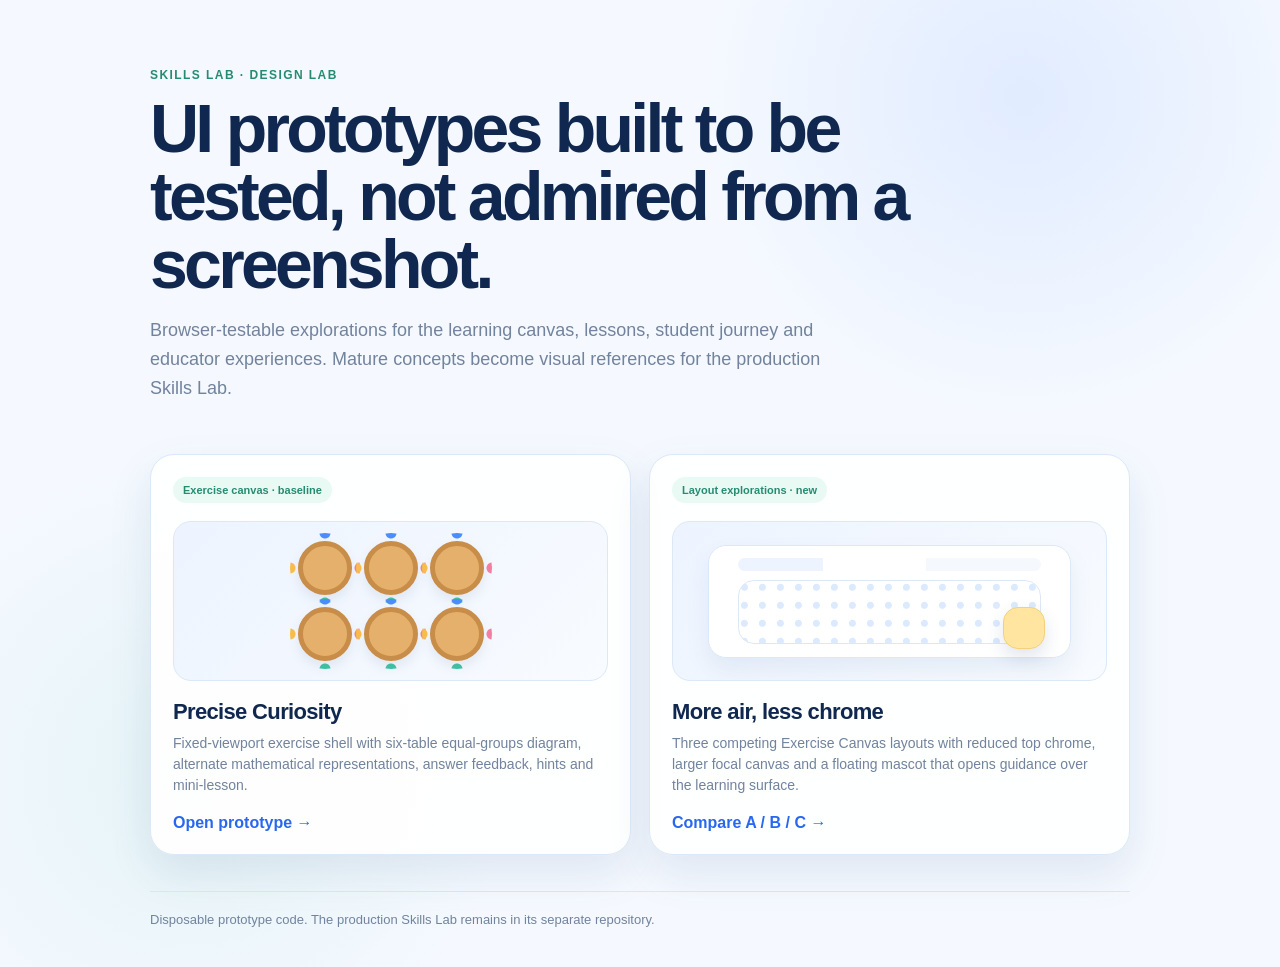
<file: index.html>
<!doctype html>
<html lang="en">
<head>
  <meta charset="utf-8" />
  <meta name="viewport" content="width=device-width, initial-scale=1" />
  <title>Skills Lab UI Prototypes</title>
  <style>
    :root{--ink:#10284f;--muted:#71839d;--line:#dbe8f7;--canvas:#f5f9ff;--surface:#fff;--blue:#2868f0;--mint:#40bea1;--yellow:#f6bd4c;--shadow:0 18px 44px rgba(33,72,122,.10)}
    *{box-sizing:border-box} body{margin:0;font-family:Inter,ui-sans-serif,-apple-system,BlinkMacSystemFont,"Segoe UI",sans-serif;color:var(--ink);background:radial-gradient(circle at 80% 10%,rgba(75,140,255,.12),transparent 24%),radial-gradient(circle at 15% 80%,rgba(64,190,161,.09),transparent 24%),var(--canvas);min-height:100vh;padding:40px 20px}
    main{max-width:980px;margin:0 auto}.eyebrow{font-size:12px;font-weight:850;letter-spacing:.12em;text-transform:uppercase;color:#258c70}.hero{padding:28px 0 34px}h1{font-size:clamp(36px,7vw,68px);line-height:1;letter-spacing:-.055em;margin:12px 0 18px;max-width:760px}.lead{color:var(--muted);font-size:18px;line-height:1.6;max-width:680px}.grid{display:grid;grid-template-columns:repeat(auto-fit,minmax(260px,1fr));gap:18px}.card{background:rgba(255,255,255,.94);border:1px solid var(--line);border-radius:24px;padding:22px;box-shadow:var(--shadow);text-decoration:none;color:inherit;transition:.18s ease}.card:hover{transform:translateY(-2px);border-color:#a8c8ff}.badge{display:inline-flex;align-items:center;gap:8px;background:#e9faf5;color:#258c70;border-radius:999px;padding:7px 10px;font-size:11px;font-weight:850}.visual{height:160px;border-radius:18px;margin:18px 0;background:linear-gradient(135deg,#edf4ff,#f8fbff);border:1px solid var(--line);display:grid;place-items:center;overflow:hidden}.tables{display:grid;grid-template-columns:repeat(3,54px);gap:12px}.table{width:54px;height:54px;border-radius:50%;background:#e5b06b;border:5px solid #c88d48;box-shadow:0 6px 12px rgba(65,84,115,.10);position:relative}.table:before{content:"";position:absolute;inset:-13px;border-radius:50%;background:radial-gradient(circle at 50% 0,#4b8cff 0 5px,transparent 6px),radial-gradient(circle at 100% 50%,#f57d9f 0 5px,transparent 6px),radial-gradient(circle at 50% 100%,#40bea1 0 5px,transparent 6px),radial-gradient(circle at 0 50%,#f6bd4c 0 5px,transparent 6px)}.layout-preview{width:84%;height:72%;border:1px solid var(--line);border-radius:18px;background:#fff;position:relative;box-shadow:0 12px 24px rgba(33,72,122,.08)}.layout-preview:before{content:"";position:absolute;left:8%;right:8%;top:11%;height:12%;border-radius:999px;background:linear-gradient(90deg,#edf4ff 0 28%,transparent 28% 62%,#f5f8fc 62%)}.layout-preview:after{content:"";position:absolute;left:8%;right:8%;top:31%;bottom:12%;border-radius:16px;border:1px solid #dce8f6;background:radial-gradient(circle at 30% 35%,#dceaff 0 3px,transparent 4px);background-size:18px 18px}.helper-dot{position:absolute;right:7%;bottom:7%;width:42px;height:42px;border-radius:15px;background:#ffe59f;border:1px solid #f1d27b;z-index:2;box-shadow:0 8px 18px rgba(33,72,122,.14)}h2{font-size:22px;letter-spacing:-.03em;margin:0 0 8px}.meta{color:var(--muted);font-size:14px;line-height:1.5}.open{display:inline-flex;margin-top:18px;color:var(--blue);font-weight:850;align-items:center;gap:6px}.footer{margin-top:36px;padding-top:20px;border-top:1px solid var(--line);color:var(--muted);font-size:13px}
  </style>
</head>
<body>
  <main>
    <section class="hero">
      <div class="eyebrow">Skills Lab · Design Lab</div>
      <h1>UI prototypes built to be tested, not admired from a screenshot.</h1>
      <p class="lead">Browser-testable explorations for the learning canvas, lessons, student journey and educator experiences. Mature concepts become visual references for the production Skills Lab.</p>
    </section>
    <section class="grid" aria-label="Available prototypes">
      <a class="card" href="./prototypes/precise-curiosity/">
        <span class="badge">Exercise canvas · baseline</span>
        <div class="visual" aria-hidden="true"><div class="tables"><span class="table"></span><span class="table"></span><span class="table"></span><span class="table"></span><span class="table"></span><span class="table"></span></div></div>
        <h2>Precise Curiosity</h2>
        <div class="meta">Fixed-viewport exercise shell with six-table equal-groups diagram, alternate mathematical representations, answer feedback, hints and mini-lesson.</div>
        <span class="open">Open prototype →</span>
      </a>
      <a class="card" href="./prototypes/layout-explorations/">
        <span class="badge">Layout explorations · new</span>
        <div class="visual" aria-hidden="true"><div class="layout-preview"><span class="helper-dot"></span></div></div>
        <h2>More air, less chrome</h2>
        <div class="meta">Three competing Exercise Canvas layouts with reduced top chrome, larger focal canvas and a floating mascot that opens guidance over the learning surface.</div>
        <span class="open">Compare A / B / C →</span>
      </a>
    </section>
    <div class="footer">Disposable prototype code. The production Skills Lab remains in its separate repository.</div>
  </main>
</body>
</html>
</file>
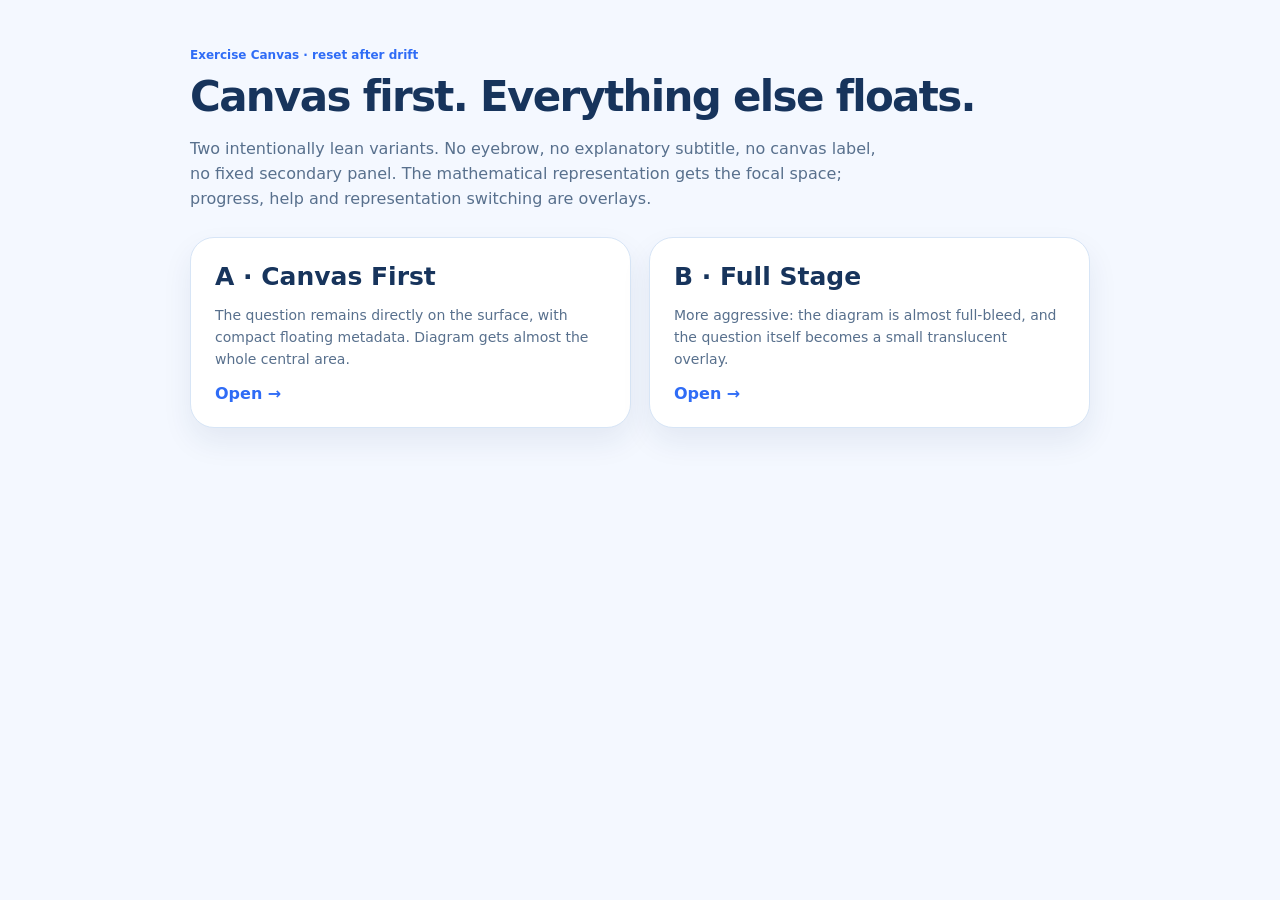
<file: prototypes/layout-explorations/index.html>
<!doctype html><html lang="en"><head><meta charset="utf-8"><meta name="viewport" content="width=device-width,initial-scale=1"><title>Exercise Canvas — Lean Layouts</title><style>body{font-family:Inter,system-ui,sans-serif;margin:0;background:#f4f8ff;color:#17345c}main{max-width:900px;margin:0 auto;padding:48px 20px}.tag{font-size:12px;font-weight:850;color:#2f6cf6}h1{font-size:42px;letter-spacing:-.04em;margin:10px 0}p{color:#58708d;line-height:1.55;max-width:700px}.grid{display:grid;grid-template-columns:1fr 1fr;gap:18px;margin-top:26px}.card{background:#fff;border:1px solid #d7e5f6;border-radius:24px;padding:24px;text-decoration:none;color:inherit;box-shadow:0 14px 30px rgba(24,56,101,.08)}h2{margin:0 0 8px;font-size:25px}.card p{font-size:14px}.open{font-weight:850;color:#2f6cf6}@media(max-width:650px){.grid{grid-template-columns:1fr}}</style></head><body><main><div class="tag">Exercise Canvas · reset after drift</div><h1>Canvas first. Everything else floats.</h1><p>Two intentionally lean variants. No eyebrow, no explanatory subtitle, no canvas label, no fixed secondary panel. The mathematical representation gets the focal space; progress, help and representation switching are overlays.</p><div class="grid"><a class="card" href="layout-a.html"><h2>A · Canvas First</h2><p>The question remains directly on the surface, with compact floating metadata. Diagram gets almost the whole central area.</p><span class="open">Open →</span></a><a class="card" href="layout-b.html"><h2>B · Full Stage</h2><p>More aggressive: the diagram is almost full-bleed, and the question itself becomes a small translucent overlay.</p><span class="open">Open →</span></a></div></main></body></html>
</file>
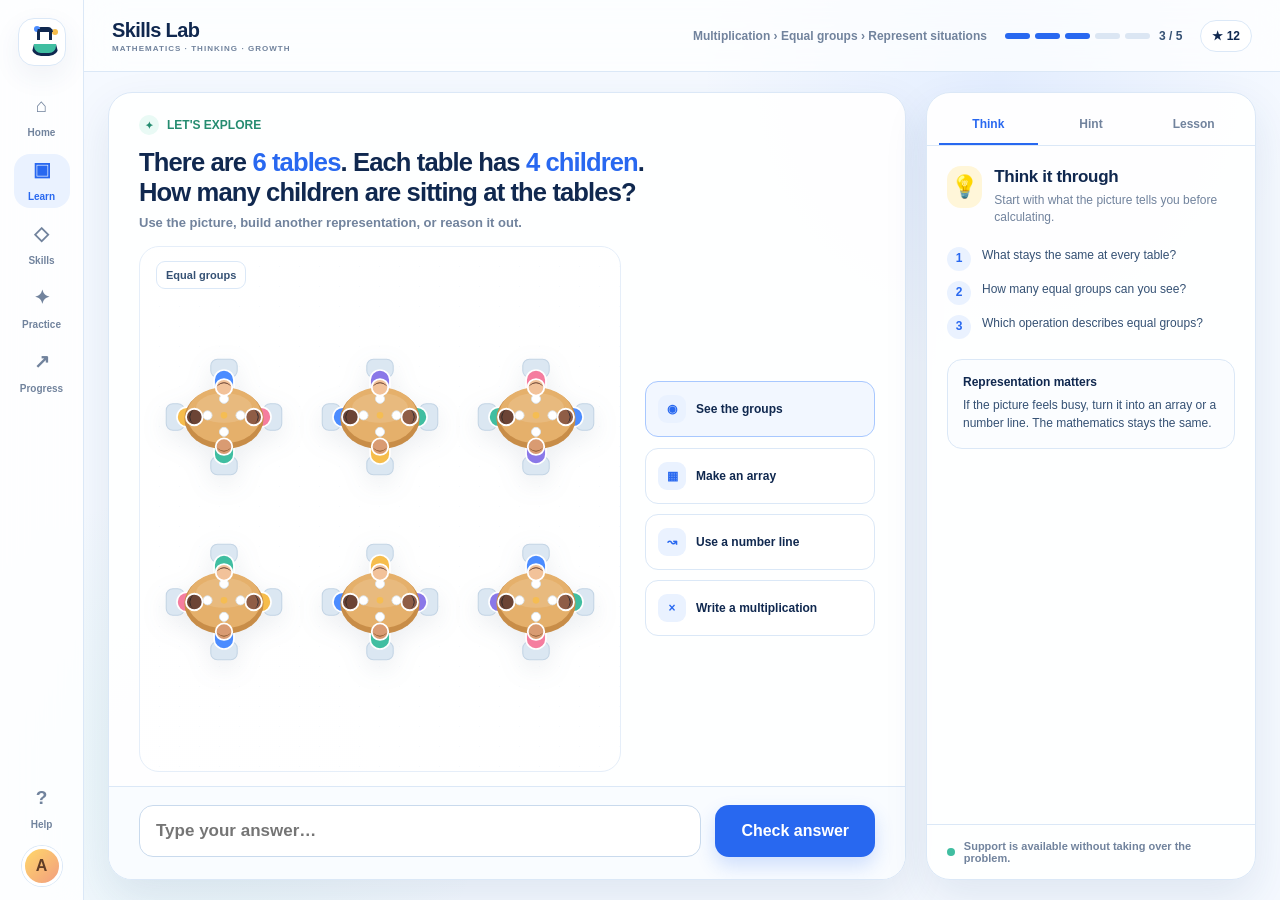
<file: prototypes/precise-curiosity/index.html>
<!doctype html>
<html lang="en">
<head>
  <meta charset="utf-8" />
  <meta name="viewport" content="width=device-width, initial-scale=1, viewport-fit=cover" />
  <title>Skills Lab — Precise Curiosity Exercise Canvas</title>
  <link rel="stylesheet" href="styles-base.css" />
  <link rel="stylesheet" href="styles-responsive.css" />
</head>
<body>
<div class="app">
  <aside class="rail" aria-label="Primary navigation">
    <div class="brand-mark" aria-label="Skills Lab"><div class="flask"><span class="spark"></span></div></div>
    <button class="rail-btn"><span class="ico">⌂</span><span>Home</span></button>
    <button class="rail-btn active"><span class="ico">▣</span><span>Learn</span></button>
    <button class="rail-btn"><span class="ico">◇</span><span>Skills</span></button>
    <button class="rail-btn"><span class="ico">✦</span><span>Practice</span></button>
    <button class="rail-btn"><span class="ico">↗</span><span>Progress</span></button>
    <div class="rail-spacer"></div>
    <button class="rail-btn"><span class="ico">?</span><span>Help</span></button>
    <div class="avatar">A</div>
  </aside>

  <main class="main">
    <header class="topbar">
      <div class="wordmark">Skills Lab<small>MATHEMATICS · THINKING · GROWTH</small></div>
      <div class="crumbs">Multiplication › Equal groups › Represent situations</div>
      <div class="progress-top" aria-label="Question 3 of 5">
        <div class="progress-dots"><i class="done"></i><i class="done"></i><i class="done"></i><i></i><i></i></div>
        <span class="progress-label">3 / 5</span>
      </div>
      <div class="points">★ 12</div>
    </header>

    <section class="stage">
      <article class="exercise-card">
        <div class="mobile-header">
          <div class="mh-brand">Skills Lab</div>
          <span class="step-count">3 / 5</span>
          <button id="mobileMore" aria-label="More options">•••</button>
        </div>

        <div class="question-head">
          <div class="eyebrow"><b>✦</b> LET'S EXPLORE</div>
          <h1>There are <strong>6 tables</strong>. Each table has <strong>4 children</strong>.<br>How many children are sitting at the tables?</h1>
          <p class="subline">Use the picture, build another representation, or reason it out.</p>
        </div>

        <div class="learning-area">
          <div class="visual-stage" id="visualStage">
            <div class="visual-label" id="visualLabel">Equal groups</div>
            <div id="representation"></div>
          </div>
          <div class="repr-tools" aria-label="Representation tools">
            <button data-repr="groups" class="active"><span class="mini">◉</span>See the groups</button>
            <button data-repr="array"><span class="mini">▦</span>Make an array</button>
            <button data-repr="numberline"><span class="mini">↝</span>Use a number line</button>
            <button data-repr="equation"><span class="mini">×</span>Write a multiplication</button>
          </div>
        </div>

        <div class="answer-bar">
          <div class="input-wrap"><input id="answer" inputmode="numeric" autocomplete="off" placeholder="Type your answer…" aria-label="Your answer" /></div>
          <button class="check" id="checkAnswer">Check answer</button>
          <div class="feedback good" id="goodFeedback"><span>✓</span><span><strong>Exactly.</strong> Six groups of four make 24. You connected the situation to multiplication.</span></div>
          <div class="feedback bad" id="badFeedback"><span>↺</span><span><strong>Not yet.</strong> Try counting 4 children at each of the 6 tables, or switch representation.</span></div>
          <div class="mobile-tools">
            <button data-open-coach="think">💡 Hint</button>
            <button data-open-lesson>▻ Lesson</button>
            <button data-repr-cycle>▦ Change view</button>
          </div>
        </div>
      </article>

      <aside class="coach" id="coach">
        <div class="coach-tabs">
          <button class="active" data-tab="think">Think</button>
          <button data-tab="hint">Hint</button>
          <button data-tab="lesson">Lesson</button>
        </div>
        <div class="coach-body" id="coachBody"></div>
        <div class="coach-foot"><span class="dot"></span> Support is available without taking over the problem.</div>
      </aside>
    </section>
  </main>
</div>

<div class="sheet-backdrop" id="sheetBackdrop"></div>

<div class="lesson-overlay" id="lessonOverlay" role="dialog" aria-modal="true" aria-label="Mini lesson">
  <section class="lesson-modal">
    <header><div><div class="eyebrow"><b>1</b> GUIDED MINI LESSON</div><h3>From equal groups to multiplication</h3></div><button class="close" id="closeLesson">×</button></header>
    <div class="lesson-grid">
      <div class="lesson-visual"><div id="lessonGroups"></div></div>
      <div class="lesson-copy">
        <div class="coach-card"><b>1 · Identify one group</b><p>Each table has 4 children. That number stays the same in every group.</p></div>
        <div class="coach-card"><b>2 · Count the groups</b><p>There are 6 tables, so we have six equal groups of four.</p></div>
        <div class="coach-card"><b>3 · Connect the representation</b><p>Six groups of four can be written as <strong>6 × 4</strong>. You can now return and find the total.</p></div>
      </div>
    </div>
  </section>
</div>

<script src="app.js"></script>
</body>
</html>
</file>
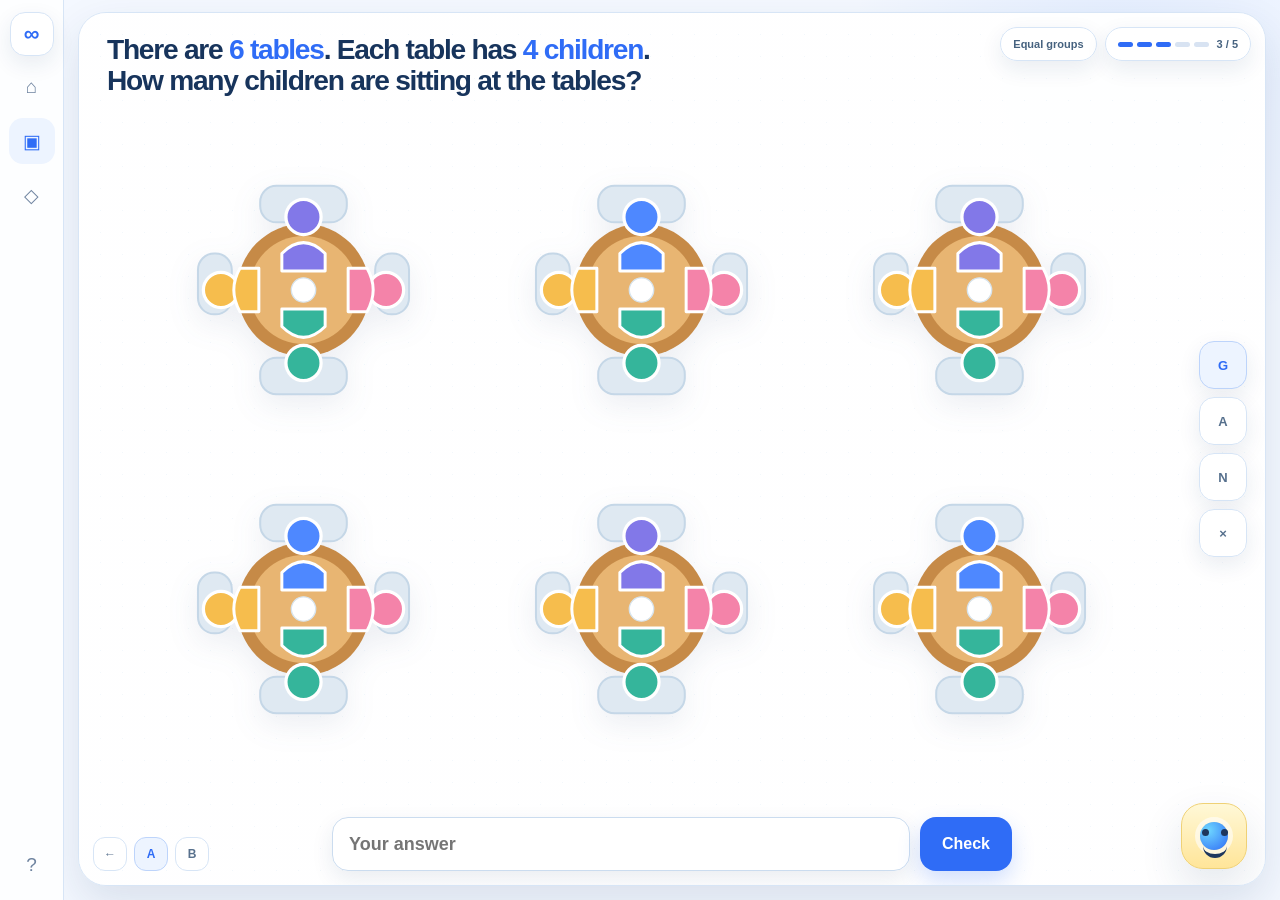
<file: prototypes/layout-explorations/layout-a.html>
<!doctype html><html lang="en"><head><meta charset="utf-8"><meta name="viewport" content="width=device-width,initial-scale=1,viewport-fit=cover"><title>Skills Lab — Canvas First</title><link rel="stylesheet" href="styles.css"></head><body>
<div class="app variant-a"><aside class="rail"><div class="logo">∞</div><button class="nav">⌂</button><button class="nav active">▣</button><button class="nav">◇</button><div class="spacer"></div><button class="nav">?</button></aside><main class="main"><section class="frame">
<div class="meta"><div class="meta-pill topic">Equal groups</div><div class="meta-pill"><span class="dots"><i class="on"></i><i class="on"></i><i class="on"></i><i></i><i></i></span>3 / 5</div></div>
<div class="prompt"><h1>There are <strong>6 tables</strong>. Each table has <strong>4 children</strong>.<br>How many children are sitting at the tables?</h1></div>
<div class="learning-surface"><div id="representation"></div></div>
<div class="repr"><button class="active" data-view="groups">G</button><button data-view="array">A</button><button data-view="numberline">N</button><button data-view="equation">×</button></div>
<div class="answer-dock"><input id="answer" inputmode="numeric" placeholder="Your answer"><button class="check" id="check">Check</button><div class="feedback" id="feedback"></div></div>
<button class="helper" id="helper" aria-label="Open help"><div class="mascot"><div class="orb"></div></div></button>
<div class="drawer" id="drawer"><h2>Need a hand?</h2><div class="drawer-grid"><div class="drawer-card"><b>Hint</b><p>Think of 6 equal groups with 4 children in each group.</p></div><div class="drawer-card"><b>Lesson</b><p>Review how equal groups connect to repeated addition and multiplication.</p></div></div></div>
<nav class="gallery"><a href="index.html">←</a><a class="active" href="layout-a.html">A</a><a href="layout-b.html">B</a></nav>
</section></main></div><script src="script.js"></script></body></html>
</file>
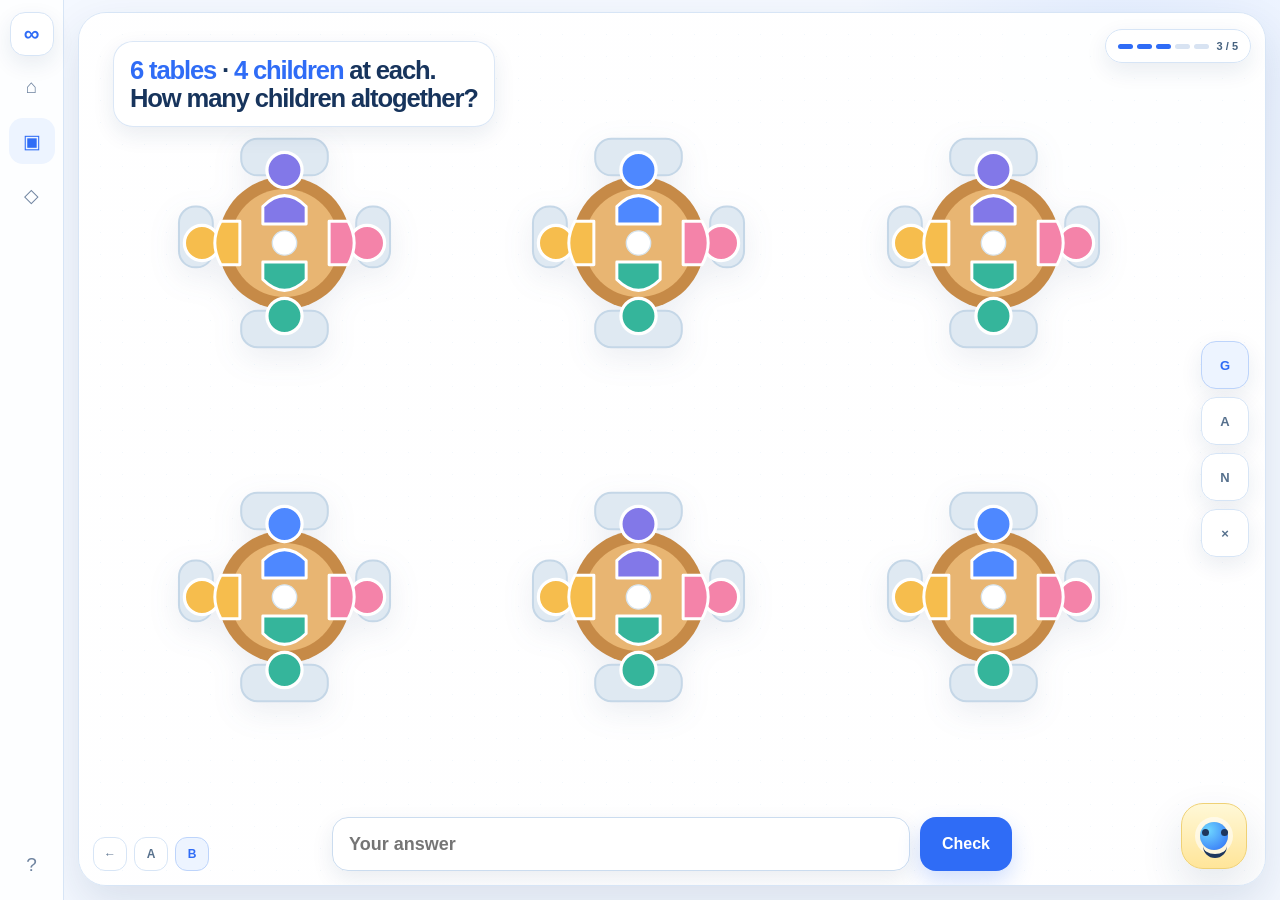
<file: prototypes/layout-explorations/layout-b.html>
<!doctype html><html lang="en"><head><meta charset="utf-8"><meta name="viewport" content="width=device-width,initial-scale=1,viewport-fit=cover"><title>Skills Lab — Full Stage</title><link rel="stylesheet" href="styles.css"></head><body>
<div class="app variant-b"><aside class="rail"><div class="logo">∞</div><button class="nav">⌂</button><button class="nav active">▣</button><button class="nav">◇</button><div class="spacer"></div><button class="nav">?</button></aside><main class="main"><section class="frame">
<div class="meta"><div class="meta-pill"><span class="dots"><i class="on"></i><i class="on"></i><i class="on"></i><i></i><i></i></span>3 / 5</div></div>
<div class="learning-surface"><div id="representation"></div></div>
<div class="prompt"><h1><strong>6 tables</strong> · <strong>4 children</strong> at each.<br>How many children altogether?</h1></div>
<div class="repr"><button class="active" data-view="groups">G</button><button data-view="array">A</button><button data-view="numberline">N</button><button data-view="equation">×</button></div>
<div class="answer-dock"><input id="answer" inputmode="numeric" placeholder="Your answer"><button class="check" id="check">Check</button><div class="feedback" id="feedback"></div></div>
<button class="helper" id="helper" aria-label="Open help"><div class="mascot"><div class="orb"></div></div></button>
<div class="drawer" id="drawer"><h2>Need a hand?</h2><div class="drawer-grid"><div class="drawer-card"><b>Hint</b><p>Think of 6 equal groups with 4 children in each group.</p></div><div class="drawer-card"><b>Lesson</b><p>Review how equal groups connect to repeated addition and multiplication.</p></div></div></div>
<nav class="gallery"><a href="index.html">←</a><a href="layout-a.html">A</a><a class="active" href="layout-b.html">B</a></nav>
</section></main></div><script src="script.js"></script></body></html>
</file>
<file: prototypes/precise-curiosity/styles-base.css>
:root {
  --ink:#10284f;
  --ink-2:#355174;
  --muted:#71839d;
  --line:#dbe8f7;
  --line-strong:#c9daed;
  --canvas:#f5f9ff;
  --surface:#ffffff;
  --surface-blue:#f0f6ff;
  --blue:#2868f0;
  --blue-2:#4b8cff;
  --mint:#40bea1;
  --mint-soft:#e9faf5;
  --yellow:#f6bd4c;
  --rose:#f57d9f;
  --violet:#8a78e8;
  --danger:#e05b6f;
  --danger-soft:#fff0f2;
  --shadow:0 18px 44px rgba(33,72,122,.10);
  --shadow-soft:0 10px 28px rgba(33,72,122,.07);
  --r-xl:24px;
  --r-lg:18px;
  --r-md:14px;
  --font:Inter, ui-sans-serif, -apple-system, BlinkMacSystemFont, "Segoe UI", sans-serif;
}
*{box-sizing:border-box}
html,body{margin:0;width:100%;height:100%;font-family:var(--font);color:var(--ink);background:var(--canvas);overflow:hidden}
button,input{font:inherit}
button{color:inherit}
body{position:fixed;inset:0;overflow:hidden;overscroll-behavior:none;-webkit-overflow-scrolling:auto}
.app{width:100%;height:100%;display:grid;grid-template-columns:84px minmax(0,1fr);overflow:hidden;background:radial-gradient(circle at 78% 9%, rgba(75,140,255,.10), transparent 23%),radial-gradient(circle at 16% 86%, rgba(64,190,161,.08), transparent 22%),var(--canvas)}
.rail{border-right:1px solid var(--line);background:rgba(255,255,255,.82);backdrop-filter:blur(18px);display:flex;flex-direction:column;align-items:center;padding:18px 10px 14px;gap:10px;z-index:5}
.brand-mark{width:48px;height:48px;border-radius:16px;background:#fff;border:1px solid var(--line);display:grid;place-items:center;box-shadow:var(--shadow-soft);margin-bottom:14px}
.flask{position:relative;width:25px;height:30px}
.flask:before{content:"";position:absolute;left:8px;top:0;width:9px;height:10px;border:3px solid var(--ink);border-bottom:0;border-radius:4px 4px 0 0}
.flask:after{content:"";position:absolute;left:2px;bottom:1px;width:22px;height:21px;border:3px solid var(--ink);border-radius:5px 5px 10px 10px;clip-path:polygon(24% 0,76% 0,100% 100%,0 100%);background:linear-gradient(to top,var(--mint) 0 45%,transparent 45%)}
.spark{position:absolute;width:6px;height:6px;border-radius:50%;background:var(--yellow);right:-4px;top:2px;box-shadow:-18px -3px 0 var(--blue-2)}
.rail-btn{width:56px;height:54px;border:0;border-radius:16px;background:transparent;display:grid;place-items:center;gap:2px;cursor:pointer;color:var(--muted);font-size:10px;font-weight:700}
.rail-btn .ico{font-size:19px;line-height:1}
.rail-btn.active{background:#eaf2ff;color:var(--blue)}
.rail-spacer{flex:1}
.avatar{width:40px;height:40px;border-radius:50%;display:grid;place-items:center;background:linear-gradient(135deg,#ffd86a,#f29d7f);font-weight:800;color:#613d26;border:3px solid #fff;box-shadow:0 0 0 1px var(--line)}
.main{min-width:0;min-height:0;height:100%;display:grid;grid-template-rows:72px minmax(0,1fr);overflow:hidden}
.topbar{display:flex;align-items:center;gap:18px;padding:0 28px;border-bottom:1px solid var(--line);background:rgba(255,255,255,.72);backdrop-filter:blur(18px)}
.wordmark{font-weight:850;font-size:20px;letter-spacing:-.03em;margin-right:auto}
.wordmark small{display:block;color:var(--muted);font-weight:700;font-size:8px;letter-spacing:.13em;margin-top:2px}
.crumbs{font-size:12px;color:var(--muted);font-weight:650;white-space:nowrap;overflow:hidden;text-overflow:ellipsis;max-width:38vw}
.progress-top{display:flex;align-items:center;gap:9px}
.progress-dots{display:flex;gap:5px}
.progress-dots i{display:block;width:25px;height:6px;border-radius:999px;background:#dbe6f3}
.progress-dots i.done{background:var(--blue)}
.progress-label{font-size:12px;font-weight:800;color:var(--ink-2)}
.points{display:flex;align-items:center;gap:7px;padding:8px 11px;border:1px solid var(--line);border-radius:999px;background:#fff;font-size:12px;font-weight:800}
.stage{min-height:0;height:100%;padding:20px 24px;display:grid;grid-template-columns:minmax(0,1fr) 330px;gap:20px;max-width:1500px;width:100%;margin:0 auto;overflow:hidden}
.exercise-card,.coach{background:rgba(255,255,255,.95);border:1px solid var(--line);box-shadow:var(--shadow);border-radius:var(--r-xl);min-height:0;height:100%}
.exercise-card{display:grid;grid-template-rows:auto minmax(0,1fr) auto;overflow:hidden}
.question-head{padding:22px 30px 8px}
.eyebrow{display:flex;align-items:center;gap:8px;color:#258c70;font-weight:800;font-size:12px;margin-bottom:12px}
.eyebrow b{width:20px;height:20px;border-radius:50%;background:var(--mint-soft);display:grid;place-items:center;font-size:10px}
h1{margin:0;font-size:clamp(23px,2vw,32px);line-height:1.18;letter-spacing:-.035em;max-width:850px}
h1 strong{color:var(--blue)}
.subline{margin:8px 0 0;color:var(--muted);font-size:13px;font-weight:550}
.learning-area{min-height:0;overflow:hidden;padding:8px 30px 14px;display:grid;grid-template-columns:minmax(0,1fr) 230px;gap:24px;align-items:stretch}
.visual-stage{position:relative;min-height:0;overflow:hidden;border:1px solid #e5eef9;border-radius:20px;background:linear-gradient(rgba(255,255,255,.75),rgba(255,255,255,.75)),radial-gradient(circle at 20px 20px,#dfeaf7 1.2px,transparent 1.2px);background-size:auto,20px 20px;display:grid;place-items:center;padding:18px}
.visual-label{position:absolute;top:14px;left:16px;padding:7px 9px;background:#fff;border:1px solid var(--line);border-radius:9px;font-size:11px;font-weight:800;color:var(--ink-2)}
.repr-tools{display:flex;flex-direction:column;gap:10px;justify-content:center}
.repr-tools button{display:flex;align-items:center;gap:10px;width:100%;text-align:left;padding:13px 12px;border:1px solid var(--line);border-radius:13px;background:#fff;cursor:pointer;font-size:12px;font-weight:760;transition:.18s ease}
.repr-tools button:hover,.repr-tools button.active{border-color:#a8c8ff;background:#f2f7ff;transform:translateY(-1px)}
.repr-tools .mini{width:28px;height:28px;border-radius:9px;display:grid;place-items:center;background:#eaf2ff;color:var(--blue);font-weight:900}
#representation{width:100%;height:100%;min-width:0;min-height:0;display:grid;place-items:center}
.groups{display:grid;grid-template-columns:repeat(3,minmax(112px,156px));grid-template-rows:repeat(2,minmax(102px,1fr));gap:10px 24px;align-items:center;justify-content:center;width:min(100%,560px);height:min(100%,360px)}
.table-group{width:100%;height:100%;min-width:0;min-height:0;display:grid;place-items:center}
.table-diagram{display:block;width:100%;height:100%;max-width:156px;max-height:142px;filter:drop-shadow(0 8px 12px rgba(65,84,115,.10))}
.table-diagram .chair{fill:#dbe7f2;stroke:#c4d5e5;stroke-width:1.3}
.table-diagram .table-rim{fill:#c88d48}
.table-diagram .table-top{fill:#e5b06b}
.table-diagram .plate{fill:#fff;stroke:#d9e6f2;stroke-width:1}
.table-diagram .head{stroke:#fff;stroke-width:2.2}
.table-diagram .body{stroke:#fff;stroke-width:2;stroke-linejoin:round}
.array{display:grid;grid-template-columns:repeat(6,42px);gap:16px 18px;align-content:center;justify-content:center}
.counter{width:42px;height:42px;border-radius:50%;background:linear-gradient(145deg,#5595ff,#2568ee);box-shadow:inset 0 -5px 0 rgba(14,56,145,.10),0 5px 12px rgba(40,104,240,.16)}
.numberline{width:min(92%,720px);position:relative;padding:72px 10px 36px}
.numberline .axis{height:3px;background:var(--ink);position:relative;border-radius:999px}
.numberline .tick{position:absolute;top:-6px;width:2px;height:15px;background:var(--ink)}
.numberline .num{position:absolute;top:20px;transform:translateX(-50%);font-size:12px;font-weight:800;color:var(--ink-2)}
.jump{position:absolute;top:-48px;height:46px;border:3px solid var(--blue);border-bottom:0;border-radius:50% 50% 0 0;opacity:.9}
.equation{font-size:clamp(40px,6vw,76px);font-weight:850;letter-spacing:-.05em;display:flex;align-items:center;gap:18px}
.equation .unknown{width:1.1em;height:1.1em;border:3px solid #aac6f6;border-radius:14px;display:grid;place-items:center;color:var(--blue)}
.answer-bar{border-top:1px solid var(--line);padding:18px 30px 22px;background:rgba(249,252,255,.96);display:grid;grid-template-columns:minmax(160px,1fr) auto;gap:14px;align-items:center}
.input-wrap{position:relative}
.input-wrap input{width:100%;height:52px;border:1.5px solid var(--line-strong);border-radius:14px;padding:0 16px;background:#fff;color:var(--ink);font-size:17px;font-weight:700;outline:0;transition:.16s}
.input-wrap input:focus{border-color:var(--blue-2);box-shadow:0 0 0 4px rgba(75,140,255,.12)}
.check{height:52px;padding:0 26px;border:0;border-radius:14px;background:var(--blue);color:#fff;font-weight:820;cursor:pointer;box-shadow:0 9px 19px rgba(40,104,240,.20);transition:.18s ease}
.check:hover{transform:translateY(-1px);background:#185be3}
.feedback{grid-column:1/-1;display:none;border-radius:14px;padding:11px 14px;font-size:13px;font-weight:720;align-items:center;gap:10px}
.feedback.show{display:flex}
.feedback.good{background:var(--mint-soft);color:#16715e;border:1px solid #c9efe4}
.feedback.bad{background:var(--danger-soft);color:#a13d4e;border:1px solid #ffd7dd}
.coach{display:grid;grid-template-rows:auto minmax(0,1fr) auto;overflow:hidden}
.coach-tabs{display:grid;grid-template-columns:repeat(3,1fr);border-bottom:1px solid var(--line);padding:12px 12px 0;gap:4px}
.coach-tabs button{border:0;background:transparent;padding:12px 6px;cursor:pointer;color:var(--muted);font-size:12px;font-weight:800;border-bottom:2px solid transparent}
.coach-tabs button.active{color:var(--blue);border-color:var(--blue)}
.coach-body{padding:20px;overflow:hidden;min-height:0}
.coach-title{display:flex;align-items:flex-start;gap:12px;margin-bottom:20px}
.coach-icon{width:42px;height:42px;border-radius:14px;background:#fff6d9;display:grid;place-items:center;font-size:22px}
.coach-title h2{font-size:17px;margin:1px 0 5px;letter-spacing:-.02em}
.coach-title p{margin:0;color:var(--muted);font-size:12px;line-height:1.45}
.coach-card{padding:15px;border-radius:15px;border:1px solid var(--line);background:#fbfdff;margin-bottom:12px}
.coach-card b{display:block;font-size:12px;margin-bottom:7px}
.coach-card p{font-size:12px;line-height:1.55;margin:0;color:var(--ink-2)}
.step-list{display:grid;gap:10px}
.step{display:grid;grid-template-columns:26px 1fr;gap:9px;align-items:start;font-size:12px;color:var(--ink-2);line-height:1.45}
.step i{font-style:normal;width:24px;height:24px;border-radius:50%;display:grid;place-items:center;background:#eaf2ff;color:var(--blue);font-weight:850}
.coach-foot{padding:15px 20px;border-top:1px solid var(--line);display:flex;align-items:center;gap:9px;color:var(--muted);font-size:11px;font-weight:700}
.coach-foot .dot{width:8px;height:8px;border-radius:50%;background:var(--mint)}
.mobile-tools,.mobile-header,.sheet-backdrop{display:none}
.lesson-overlay{position:fixed;inset:0;background:rgba(11,31,61,.38);backdrop-filter:blur(4px);display:none;place-items:center;z-index:40;padding:24px}
.lesson-overlay.open{display:grid}
.lesson-modal{width:min(760px,96vw);max-height:82dvh;background:#fff;border-radius:26px;border:1px solid var(--line);box-shadow:0 30px 80px rgba(7,26,57,.22);overflow:auto;padding:26px}
.lesson-modal header{display:flex;align-items:center;justify-content:space-between;gap:20px;margin-bottom:18px}
.lesson-modal h3{font-size:24px;margin:0;letter-spacing:-.03em}
.close{border:1px solid var(--line);background:#fff;width:38px;height:38px;border-radius:12px;cursor:pointer}
.lesson-grid{display:grid;grid-template-columns:1.2fr .8fr;gap:16px}
.lesson-visual{min-height:260px;background:var(--surface-blue);border-radius:18px;border:1px solid var(--line);display:grid;place-items:center;padding:20px}
.lesson-copy{display:grid;gap:12px;align-content:start}
</file>
<file: prototypes/precise-curiosity/styles-responsive.css>
@media (max-width:1180px){
  .app{grid-template-columns:68px minmax(0,1fr)}
  .rail-btn{width:48px}
  .rail-btn span:last-child{display:none}
  .topbar{padding:0 20px}
  .main{grid-template-rows:64px minmax(0,1fr)}
  .stage{grid-template-columns:minmax(0,1fr);padding:14px 16px 16px;height:100%;overflow:hidden}
  .coach{display:none}
  .learning-area{grid-template-columns:minmax(0,1fr) 200px}
  .mobile-tools{display:flex;position:absolute;right:18px;top:17px;z-index:3;gap:7px}
  .mobile-tools button{border:1px solid var(--line);background:#fff;border-radius:11px;padding:7px 10px;font-size:11px;font-weight:800;cursor:pointer;box-shadow:var(--shadow-soft)}
}

@media (max-width:720px){
  body{background:#fff}
  .app{display:block;height:100%;background:#fff;overflow:hidden}
  .rail,.topbar{display:none}
  .main{display:block;height:100%;overflow:hidden}
  .stage{display:block;height:100%;padding:0;max-width:none;overflow:hidden}
  .exercise-card{height:100%;border:0;border-radius:0;box-shadow:none;display:grid;grid-template-rows:auto auto minmax(0,1fr) auto;background:#fff;overflow:hidden}
  .mobile-header{display:flex;align-items:center;padding:max(12px,env(safe-area-inset-top)) 16px 10px;gap:10px;border-bottom:1px solid var(--line);min-height:56px}
  .mobile-header .mh-brand{font-size:15px;font-weight:850;margin-right:auto;display:flex;align-items:center;gap:7px}
  .mobile-header .mh-brand:before{content:"∞";color:var(--blue);font-size:20px}
  .mobile-header .step-count{font-size:11px;font-weight:850;color:var(--ink-2)}
  .mobile-header button{width:34px;height:34px;border:1px solid var(--line);border-radius:11px;background:#fff}
  .question-head{padding:16px 18px 7px}
  .eyebrow{font-size:10px;margin-bottom:9px}
  .eyebrow b{width:18px;height:18px}
  h1{font-size:21px;line-height:1.22}
  .subline{display:none}
  .learning-area{display:block;padding:5px 16px 8px;min-height:0}
  .visual-stage{height:100%;min-height:0;padding:12px;border-radius:17px;background:#fbfdff}
  .visual-label{display:none}
  .groups{grid-template-columns:repeat(3,minmax(78px,1fr));grid-template-rows:repeat(2,110px);gap:22px 8px;width:100%;height:auto;max-width:350px;max-height:none}
  .table-group{min-width:0;min-height:0}
  .table-diagram{max-width:112px;max-height:103px}
  .repr-tools{display:none}
  .array{grid-template-columns:repeat(6,28px);gap:9px 10px}
  .counter{width:28px;height:28px}
  .equation{font-size:44px;gap:12px}
  .numberline{width:100%;padding:58px 2px 25px}
  .answer-bar{padding:10px 16px max(12px,env(safe-area-inset-bottom));grid-template-columns:minmax(0,1fr) 122px;gap:9px;background:#fff;box-shadow:0 -12px 30px rgba(27,65,112,.07)}
  .input-wrap input,.check{height:48px;border-radius:13px}
  .check{padding:0 11px;font-size:13px}
  .feedback{padding:9px 11px;font-size:11px}
  .mobile-tools{display:flex;position:static;grid-column:1/-1;justify-content:center;margin-top:1px}
  .mobile-tools button{box-shadow:none;padding:7px 12px}
  .coach{display:none}
  .sheet-backdrop{position:fixed;inset:0;background:rgba(16,40,79,.36);z-index:19}
  .sheet-backdrop.open{display:block}
  .coach.mobile-open{display:grid;position:fixed;left:0;right:0;bottom:0;z-index:20;border-radius:24px 24px 0 0;height:560px;max-height:67%;box-shadow:0 -18px 50px rgba(17,44,84,.18);overflow:hidden}
  .lesson-overlay{padding:0;align-items:end}
  .lesson-modal{width:100%;max-height:85%;border-radius:24px 24px 0 0;padding:20px;overflow:hidden}
  .lesson-grid{grid-template-columns:1fr}
  .lesson-visual{min-height:190px}
}

@media (max-height:710px) and (max-width:720px){
  .question-head{padding-top:10px}
  h1{font-size:18px}
  .groups{max-width:310px;grid-template-rows:repeat(2,88px);gap:12px 6px}
  .table-diagram{max-width:96px;max-height:88px}
  .answer-bar{padding-top:7px}
}
</file>
<file: prototypes/layout-explorations/styles.css>
:root{
  --bg:#f4f8ff;--ink:#17345c;--muted:#6f84a0;--line:#d7e5f6;--blue:#2f6cf6;--blue-soft:#edf4ff;
  --mint:#35b59b;--yellow:#f6bd4d;--rose:#f483a9;--violet:#8278e8;--surface:#fff;
  --shadow:0 18px 44px rgba(24,56,101,.12);--soft:0 8px 22px rgba(24,56,101,.09);
  --font:Inter,ui-sans-serif,-apple-system,BlinkMacSystemFont,"Segoe UI",sans-serif;
}
*{box-sizing:border-box}html,body{margin:0;width:100%;height:100%;overflow:hidden;font-family:var(--font);color:var(--ink);background:var(--bg)}body{position:fixed;inset:0}button,input{font:inherit}button{cursor:pointer;color:inherit}
.app{height:100%;display:grid;grid-template-columns:64px minmax(0,1fr);background:radial-gradient(circle at 88% 8%,rgba(70,137,255,.10),transparent 20%),var(--bg)}
.rail{border-right:1px solid var(--line);background:rgba(255,255,255,.8);backdrop-filter:blur(16px);display:flex;flex-direction:column;align-items:center;padding:12px 6px;gap:8px;z-index:10}
.logo{width:44px;height:44px;border:1px solid var(--line);border-radius:15px;background:#fff;display:grid;place-items:center;font-size:22px;color:var(--blue);font-weight:900;box-shadow:var(--soft)}
.nav{width:46px;height:46px;border:0;border-radius:14px;background:transparent;font-size:19px;color:var(--muted)}.nav.active{background:var(--blue-soft);color:var(--blue)}.spacer{flex:1}
.main{min-width:0;min-height:0;height:100%;padding:12px 14px 14px;overflow:hidden}
.frame{height:100%;min-height:0;position:relative;border:1px solid var(--line);border-radius:28px;background:rgba(255,255,255,.93);box-shadow:var(--shadow);overflow:hidden}
.meta{position:absolute;top:14px;right:14px;z-index:5;display:flex;align-items:center;gap:8px}
.meta-pill{height:34px;padding:0 12px;border:1px solid var(--line);border-radius:999px;background:rgba(255,255,255,.94);box-shadow:var(--soft);display:flex;align-items:center;gap:8px;font-size:11px;font-weight:820;color:#46627f}
.dots{display:flex;gap:4px}.dots i{display:block;width:15px;height:5px;border-radius:999px;background:#d8e3f2}.dots i.on{background:var(--blue)}
.prompt{position:absolute;left:28px;top:22px;z-index:4;max-width:min(720px,62%);pointer-events:none}
.prompt h1{margin:0;font-size:clamp(25px,2.2vw,37px);line-height:1.1;letter-spacing:-.045em;font-weight:860;text-wrap:balance}.prompt strong{color:var(--blue)}
.learning-surface{position:absolute;inset:0;padding:82px 88px 82px 26px;display:grid;place-items:center;overflow:hidden;background:linear-gradient(rgba(255,255,255,.56),rgba(255,255,255,.56)),radial-gradient(circle at 22px 22px,#e3edf8 1px,transparent 1px);background-size:auto,22px 22px}
#representation{width:100%;height:100%;display:grid;place-items:center;min-width:0;min-height:0}
.groups{width:min(94%,980px);height:min(92%,620px);display:grid;grid-template-columns:repeat(3,1fr);grid-template-rows:repeat(2,1fr);gap:18px 34px;align-items:center;justify-items:center}
.table-svg{width:min(100%,245px);height:min(100%,230px);filter:drop-shadow(0 10px 15px rgba(55,82,120,.09))}.chair{fill:#dfe9f2;stroke:#c5d7e7;stroke-width:1.5}.rim{fill:#c68a47}.top{fill:#e8b572}.plate{fill:#fff;stroke:#d7e4ee;stroke-width:1}.head{stroke:#fff;stroke-width:2.4}.body-shape{stroke:#fff;stroke-width:2.2;stroke-linejoin:round}
.array{display:grid;grid-template-columns:repeat(6,54px);gap:18px 20px}.counter{width:54px;height:54px;border-radius:50%;background:linear-gradient(145deg,#619bff,#2f6cf6);box-shadow:inset 0 -5px 0 rgba(20,57,131,.12),0 7px 14px rgba(47,108,246,.18)}
.equation{font-size:clamp(60px,8vw,110px);font-weight:900;letter-spacing:-.06em;display:flex;gap:22px;align-items:center}.unknown{width:1.08em;height:1.08em;border:4px solid #b4cbed;border-radius:18px;display:grid;place-items:center;color:var(--blue)}
.numberline{width:min(90%,900px);position:relative;padding:84px 12px 30px}.axis{height:4px;background:var(--ink);border-radius:999px;position:relative}.tick{position:absolute;top:-6px;width:2px;height:16px;background:var(--ink)}.num{position:absolute;top:22px;transform:translateX(-50%);font-size:13px;font-weight:800}.jump{position:absolute;top:-58px;height:56px;border:4px solid var(--blue);border-bottom:0;border-radius:50% 50% 0 0}
.repr{position:absolute;right:18px;top:50%;transform:translateY(-50%);z-index:6;display:grid;gap:8px}
.repr button{width:48px;height:48px;border-radius:15px;border:1px solid var(--line);background:rgba(255,255,255,.94);box-shadow:var(--soft);font-size:13px;font-weight:850;color:#56708d}.repr button.active{background:var(--blue-soft);border-color:#bdd4fb;color:var(--blue)}
.answer-dock{position:absolute;left:50%;bottom:14px;transform:translateX(-50%);z-index:7;width:min(680px,calc(100% - 180px));display:grid;grid-template-columns:minmax(0,1fr) auto;gap:10px}
.answer-dock input{height:54px;border-radius:16px;border:1.5px solid #cbdcef;background:rgba(255,255,255,.98);padding:0 16px;font-size:18px;font-weight:760;outline:0;box-shadow:var(--soft)}.answer-dock input:focus{border-color:#83afff;box-shadow:0 0 0 4px rgba(47,108,246,.11)}
.check{height:54px;padding:0 22px;border:0;border-radius:16px;background:var(--blue);color:#fff;font-weight:850;box-shadow:0 10px 22px rgba(47,108,246,.22)}
.feedback{grid-column:1/-1;display:none;padding:9px 13px;border-radius:13px;background:#eef9f5;border:1px solid #cdece2;color:#167360;font-size:12px;font-weight:760}.feedback.bad{background:#fff1f3;border-color:#ffd7dd;color:#a03d50}.feedback.show{display:block}
.helper{position:absolute;right:18px;bottom:16px;z-index:8;border:0;background:transparent;padding:0}.mascot{width:66px;height:66px;border-radius:22px;border:1px solid #efd176;background:linear-gradient(180deg,#fff8d7,#ffe599);box-shadow:var(--shadow);position:relative;display:grid;place-items:center}.mascot .orb{width:28px;height:28px;border-radius:50%;background:radial-gradient(circle at 30% 30%,#6fd7ff,#2f6cf6);box-shadow:0 0 0 5px rgba(255,255,255,.6)}.mascot:before{content:"";position:absolute;width:7px;height:7px;border-radius:50%;background:#1f375d;left:20px;top:25px;box-shadow:19px 0 0 #1f375d}.mascot:after{content:"";position:absolute;width:24px;height:10px;left:21px;top:40px;border-bottom:4px solid #1f375d;border-radius:0 0 12px 12px}
.drawer{position:absolute;z-index:9;right:18px;bottom:92px;width:min(560px,calc(100% - 36px));background:rgba(255,255,255,.98);border:1px solid var(--line);border-radius:22px;box-shadow:0 24px 60px rgba(21,52,95,.18);padding:16px;opacity:0;transform:translateY(8px) scale(.98);pointer-events:none;transition:.16s ease}.drawer.open{opacity:1;transform:none;pointer-events:auto}.drawer h2{font-size:16px;margin:0 0 10px}.drawer-grid{display:grid;grid-template-columns:1fr 1fr;gap:10px}.drawer-card{border:1px solid var(--line);border-radius:16px;padding:12px;background:#fbfdff}.drawer-card b{font-size:12px}.drawer-card p{font-size:12px;line-height:1.5;color:#506c89;margin:6px 0 0}
.gallery{position:absolute;left:14px;bottom:14px;z-index:8;display:flex;gap:7px}.gallery a{width:34px;height:34px;border-radius:12px;border:1px solid var(--line);background:rgba(255,255,255,.92);display:grid;place-items:center;text-decoration:none;color:#58718d;font-size:12px;font-weight:850}.gallery a.active{background:var(--blue-soft);color:var(--blue);border-color:#bdd4fb}
.variant-b .prompt{left:34px;top:28px;max-width:600px;background:rgba(255,255,255,.76);backdrop-filter:blur(10px);border:1px solid rgba(215,229,246,.9);border-radius:20px;padding:14px 16px;box-shadow:var(--soft)}
.variant-b .prompt h1{font-size:clamp(23px,2vw,34px)}
.variant-b .learning-surface{padding:24px 90px 82px 24px}.variant-b .groups{width:min(96%,1050px);height:min(96%,690px)}
.variant-b .meta{top:16px}.variant-b .repr{right:16px}.variant-b .answer-dock{bottom:14px}
@media(max-width:780px){
  .app{grid-template-columns:1fr}.rail{display:none}.main{padding:0}.frame{border:0;border-radius:0;box-shadow:none}.meta{top:max(10px,env(safe-area-inset-top));right:10px}.meta-pill.topic{display:none}.prompt,.variant-b .prompt{left:14px;right:14px;top:max(58px,calc(env(safe-area-inset-top) + 50px));max-width:none;background:transparent;border:0;box-shadow:none;padding:0;backdrop-filter:none}.prompt h1,.variant-b .prompt h1{font-size:21px;line-height:1.16}.learning-surface,.variant-b .learning-surface{padding:132px 10px 88px}.groups{width:100%;height:100%;grid-template-columns:repeat(3,1fr);grid-template-rows:repeat(2,1fr);gap:10px}.table-svg{width:min(100%,118px);height:min(100%,110px)}.repr{right:8px;top:auto;bottom:84px;transform:none;display:flex}.repr button{width:40px;height:40px;border-radius:13px}.answer-dock{left:12px;right:12px;bottom:max(10px,env(safe-area-inset-bottom));transform:none;width:auto;grid-template-columns:minmax(0,1fr) 112px}.answer-dock input,.check{height:50px}.helper{right:10px;bottom:78px}.mascot{width:54px;height:54px;border-radius:18px}.gallery{display:none}.drawer{right:10px;bottom:140px;width:calc(100% - 20px)}.drawer-grid{grid-template-columns:1fr}}
</file>
